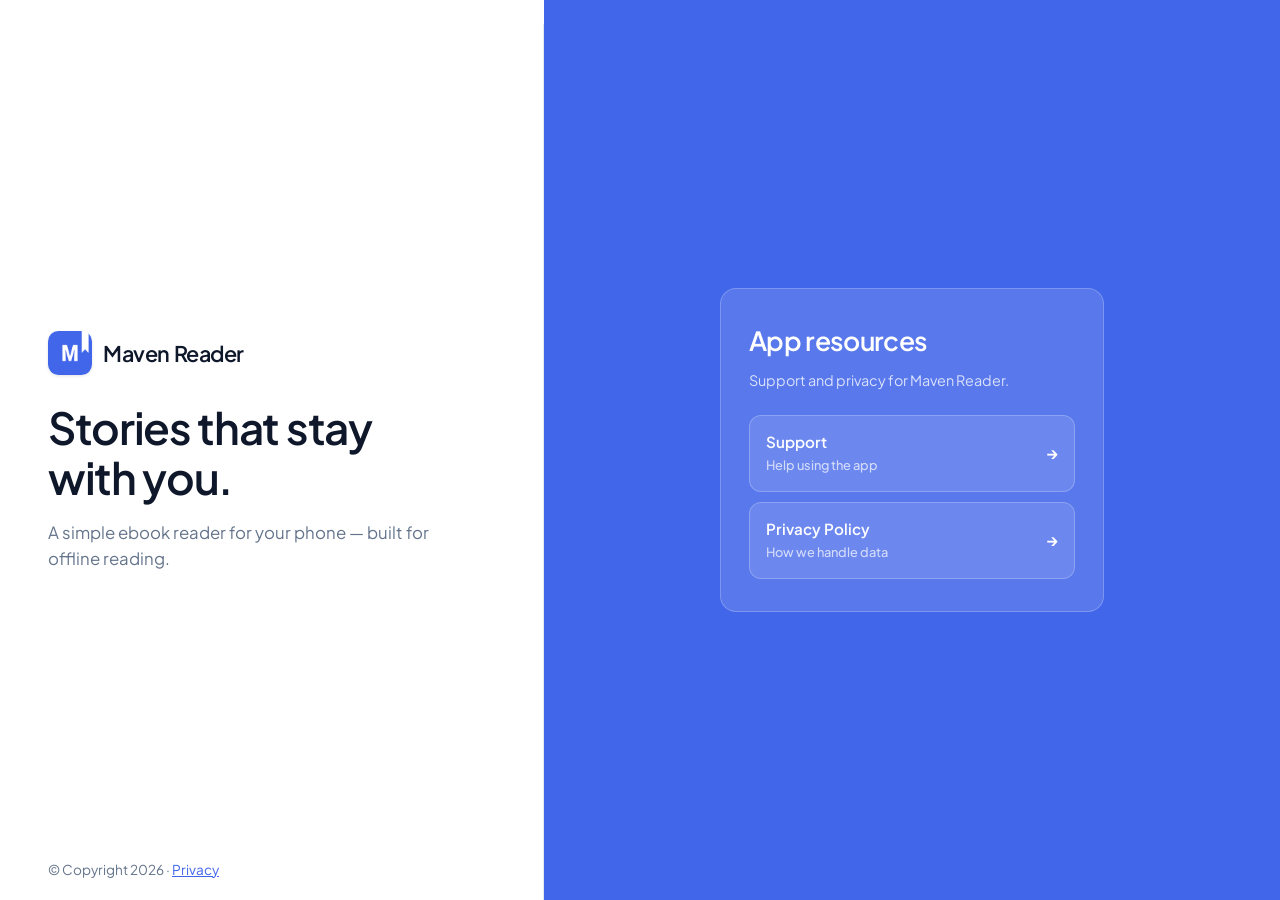
<file: index.html>
<!DOCTYPE html>
<html lang="en">
  <head>
    <meta charset="utf-8" />
    <meta name="viewport" content="width=device-width, initial-scale=1" />
    <meta name="theme-color" content="#4166ea" />
    <title>Maven Reader</title>
    <meta
      name="description"
      content="Maven Reader — a simple ebook reader for PDFs and EPUBs, built for offline reading."
    />
    <link rel="icon" type="image/png" href="./assets/favicon.png" />
    <link rel="apple-touch-icon" href="./assets/app-icon.png" />
    <link rel="preconnect" href="https://fonts.googleapis.com" />
    <link rel="preconnect" href="https://fonts.gstatic.com" crossorigin />
    <link
      href="https://fonts.googleapis.com/css2?family=Plus+Jakarta+Sans:wght@500;600;700&display=swap"
      rel="stylesheet"
    />
    <link rel="stylesheet" href="styles.css" />
  </head>
  <body class="is-landing">
    <main class="landing">
      <section class="landing-panel" aria-label="Maven Reader">
        <div class="landing-panel-inner">
          <a class="brand-lockup" href="./" aria-label="Maven Reader home">
            <img
              class="brand-mark"
              src="./assets/app-icon.png"
              width="44"
              height="44"
              alt=""
            />
            <span>Maven Reader</span>
          </a>

          <h1 class="landing-headline">
            Stories that stay<br />
            with you.
          </h1>
          <p class="landing-lead">
            A simple ebook reader for your phone — built for offline
            reading.
          </p>
        </div>

        <p class="landing-foot">
          © <span id="y"></span> ·
          <a href="./privacy.html">Privacy</a>
        </p>
      </section>

      <aside class="landing-aside" aria-label="App resources">
        <div class="landing-aside-card">
          <h2>App resources</h2>
          <p>Support and privacy for Maven Reader.</p>
          <ul class="aside-links">
            <li>
              <a href="./maven-reader/">
                <span class="aside-copy">
                  <span class="aside-title">Support</span>
                  <span class="meta">Help using the app</span>
                </span>
                <span class="chev" aria-hidden="true">→</span>
              </a>
            </li>
            <li>
              <a href="./privacy.html">
                <span class="aside-copy">
                  <span class="aside-title">Privacy Policy</span>
                  <span class="meta">How we handle data</span>
                </span>
                <span class="chev" aria-hidden="true">→</span>
              </a>
            </li>
          </ul>
        </div>
      </aside>
    </main>
    <script>
      document.getElementById("y").textContent =
        "Copyright " + new Date().getFullYear();
    </script>
  </body>
</html>
</file>
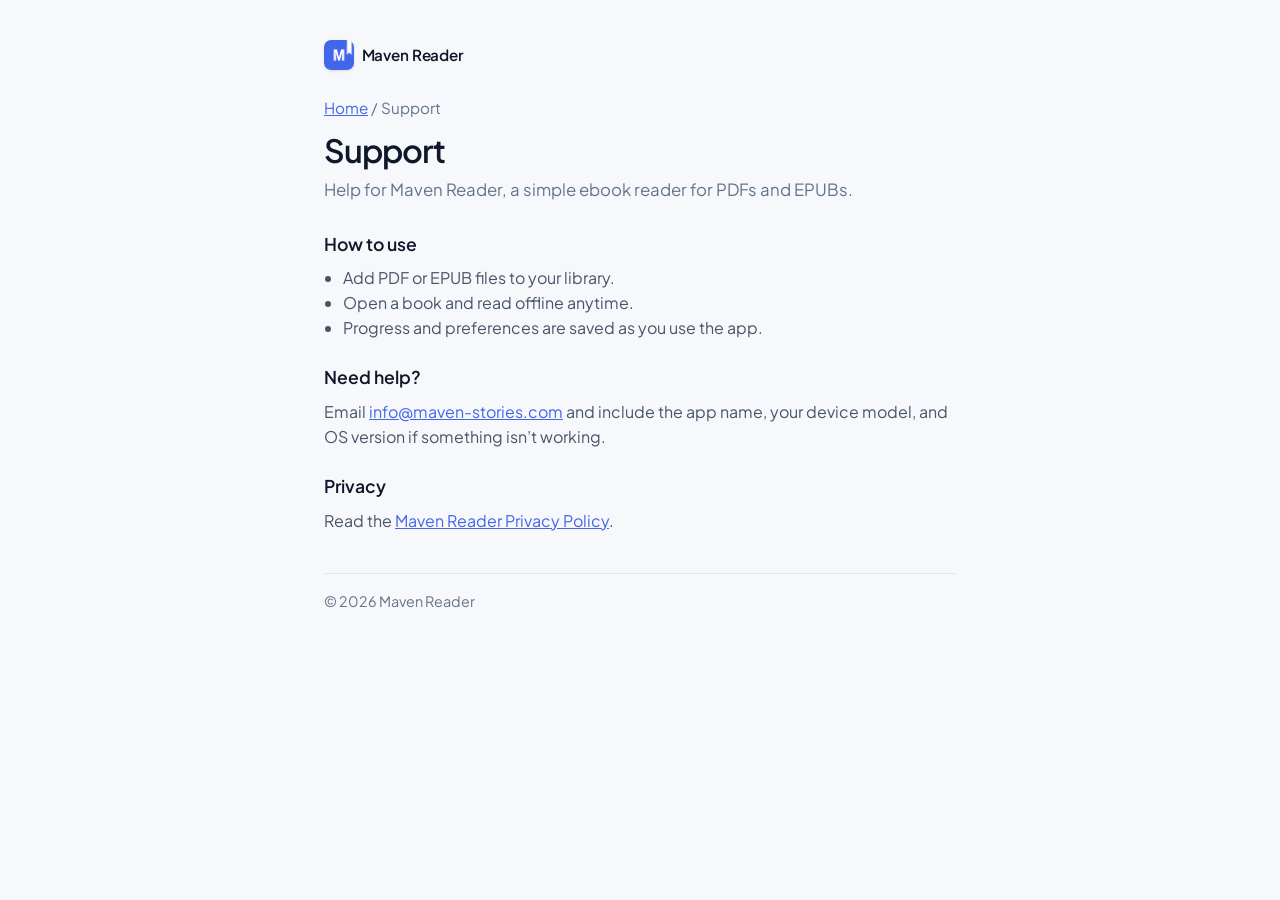
<file: maven-reader/index.html>
<!DOCTYPE html>
<html lang="en">
  <head>
    <meta charset="utf-8" />
    <meta name="viewport" content="width=device-width, initial-scale=1" />
    <title>Maven Reader — Support</title>
    <meta
      name="description"
      content="Support for Maven Reader, a simple ebook reader for PDFs and EPUBs."
    />
    <meta name="theme-color" content="#4166ea" />
    <link rel="icon" type="image/png" href="../assets/favicon.png" />
    <link rel="apple-touch-icon" href="../assets/app-icon.png" />
    <link rel="preconnect" href="https://fonts.googleapis.com" />
    <link rel="preconnect" href="https://fonts.gstatic.com" crossorigin />
    <link
      href="https://fonts.googleapis.com/css2?family=Plus+Jakarta+Sans:wght@500;600;700&display=swap"
      rel="stylesheet"
    />
    <link rel="stylesheet" href="../styles.css" />
  </head>
  <body>
    <main class="wrap">
      <a class="brand" href="../">
        <img
          class="brand-mark"
          src="../assets/app-icon.png"
          width="30"
          height="30"
          alt=""
        />
        Maven Reader
      </a>
      <nav class="crumbs">
        <a href="../">Home</a> / Support
      </nav>
      <h1>Support</h1>
      <p class="lead">
        Help for Maven Reader, a simple ebook reader for PDFs and EPUBs.
      </p>

      <section>
        <h2>How to use</h2>
        <ul>
          <li>Add PDF or EPUB files to your library.</li>
          <li>Open a book and read offline anytime.</li>
          <li>Progress and preferences are saved as you use the app.</li>
        </ul>
      </section>

      <section>
        <h2>Need help?</h2>
        <p>
          Email
          <a href="mailto:info@maven-stories.com?subject=App%20Support"
            >info@maven-stories.com</a
          >
          and include the app name, your device model, and OS version if
          something isn’t working.
        </p>
      </section>

      <section>
        <h2>Privacy</h2>
        <p>
          Read the
          <a href="../privacy.html">Maven Reader Privacy Policy</a>.
        </p>
      </section>

      <footer>
        © <span id="y"></span> Maven Reader
        <script>
          document.getElementById("y").textContent = new Date().getFullYear();
        </script>
      </footer>
    </main>
  </body>
</html>
</file>
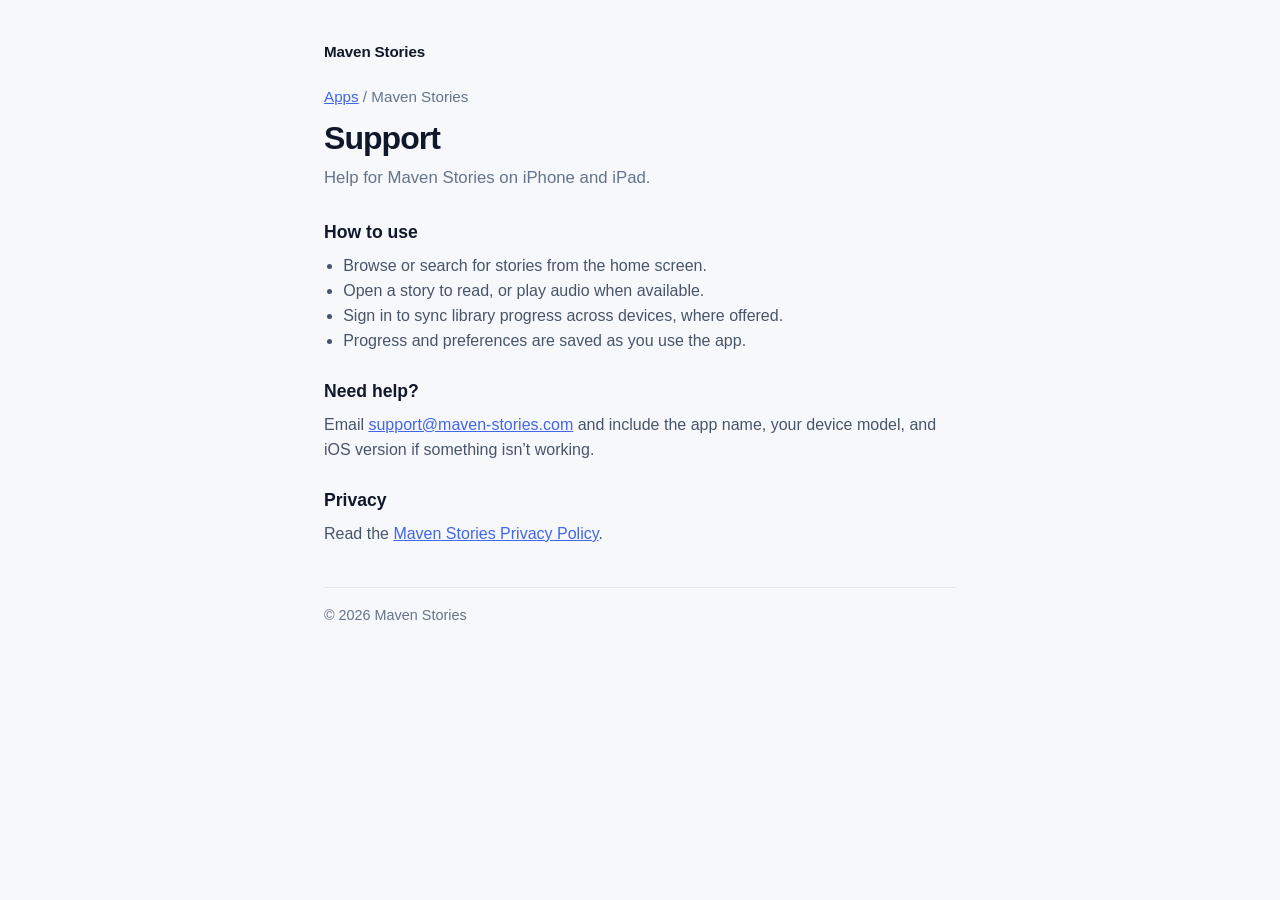
<file: maven-stories/index.html>
<!DOCTYPE html>
<html lang="en">
  <head>
    <meta charset="utf-8" />
    <meta name="viewport" content="width=device-width, initial-scale=1" />
    <title>Maven Stories — Support</title>
    <meta
      name="description"
      content="Support for Maven Stories."
    />
    <link rel="stylesheet" href="../styles.css" />
  </head>
  <body>
    <main class="wrap">
      <a class="brand" href="../">Maven Stories</a>
      <nav class="crumbs">
        <a href="../">Apps</a> / Maven Stories
      </nav>
      <h1>Support</h1>
      <p class="lead">
        Help for Maven Stories on iPhone and iPad.
      </p>

      <section>
        <h2>How to use</h2>
        <ul>
          <li>Browse or search for stories from the home screen.</li>
          <li>Open a story to read, or play audio when available.</li>
          <li>Sign in to sync library progress across devices, where offered.</li>
          <li>Progress and preferences are saved as you use the app.</li>
        </ul>
      </section>

      <section>
        <h2>Need help?</h2>
        <p>
          Email
          <a href="mailto:support@maven-stories.com?subject=App%20Support"
            >support@maven-stories.com</a
          >
          and include the app name, your device model, and iOS version if
          something isn’t working.
        </p>
      </section>

      <section>
        <h2>Privacy</h2>
        <p>
          Read the
          <a href="../privacy.html">Maven Stories Privacy Policy</a>.
        </p>
      </section>

      <footer>
        © <span id="y"></span> Maven Stories
        <script>
          document.getElementById("y").textContent = new Date().getFullYear();
        </script>
      </footer>
    </main>
  </body>
</html>
</file>
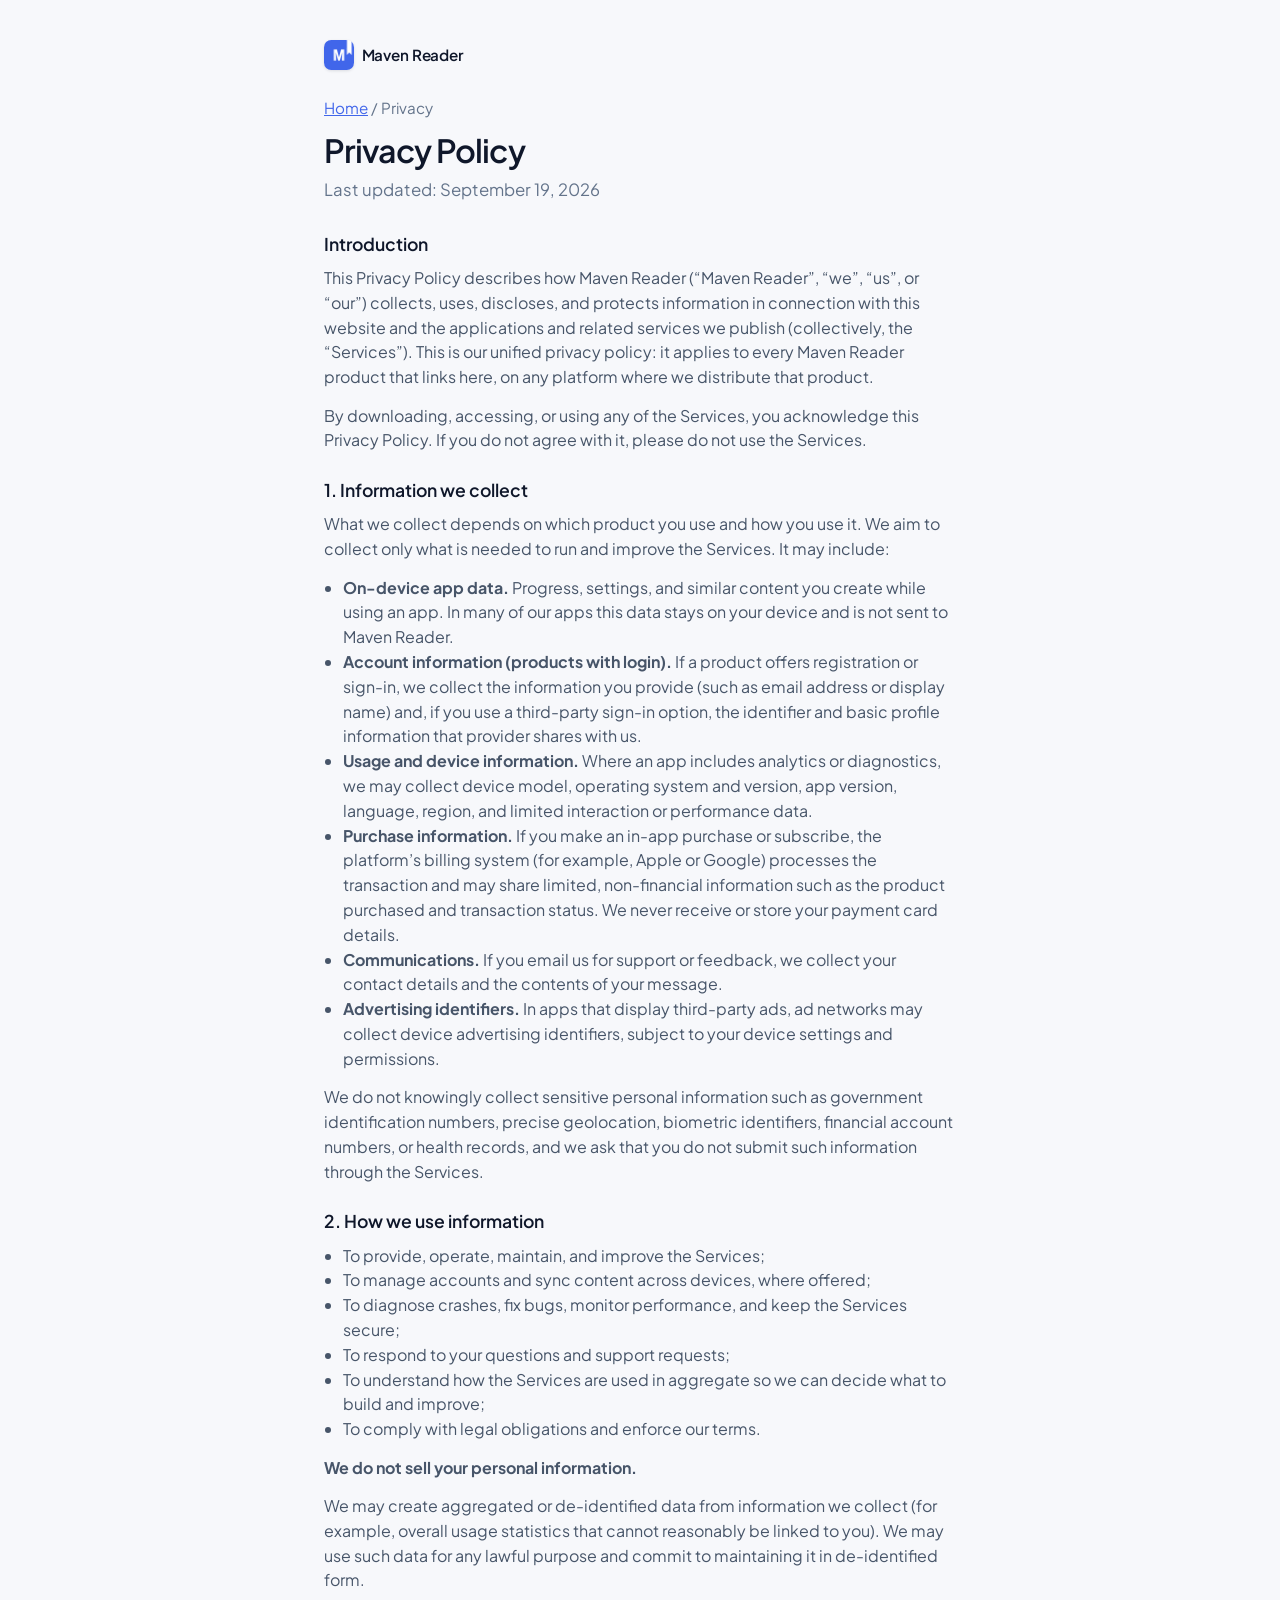
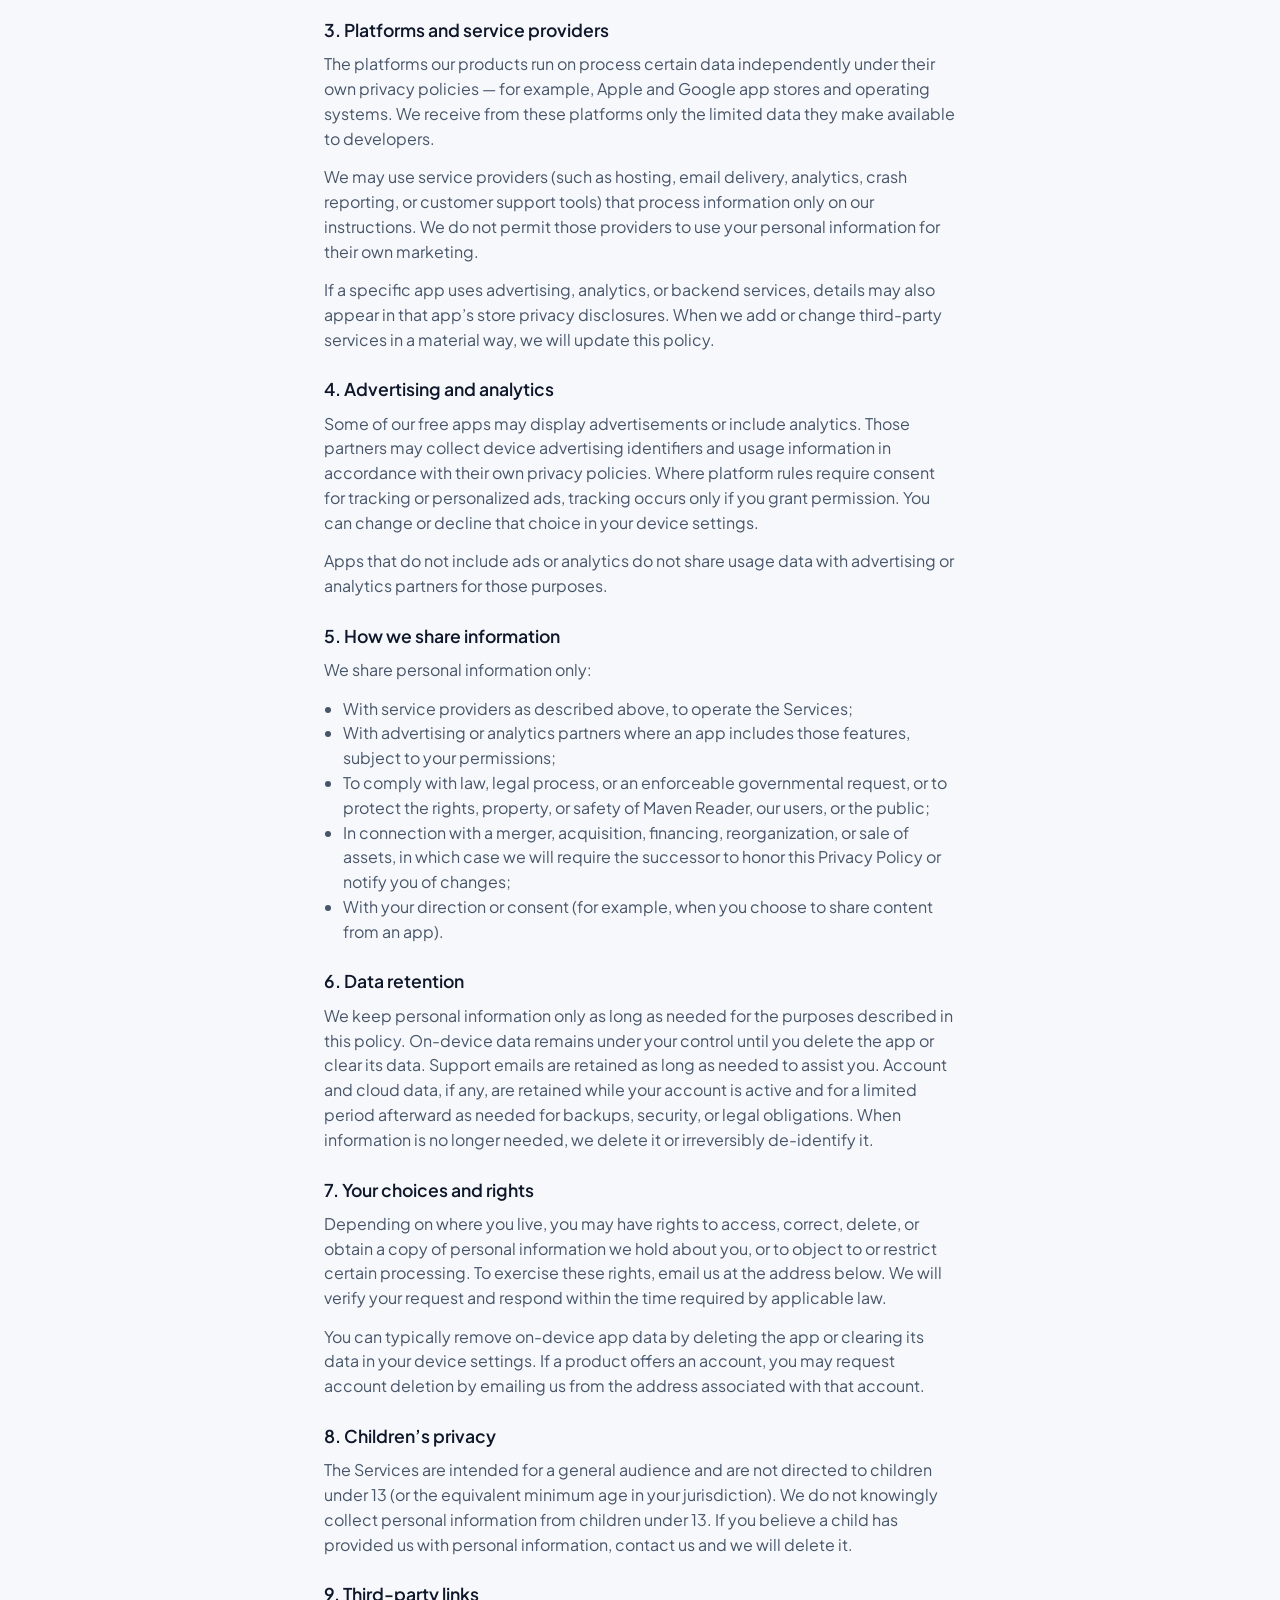
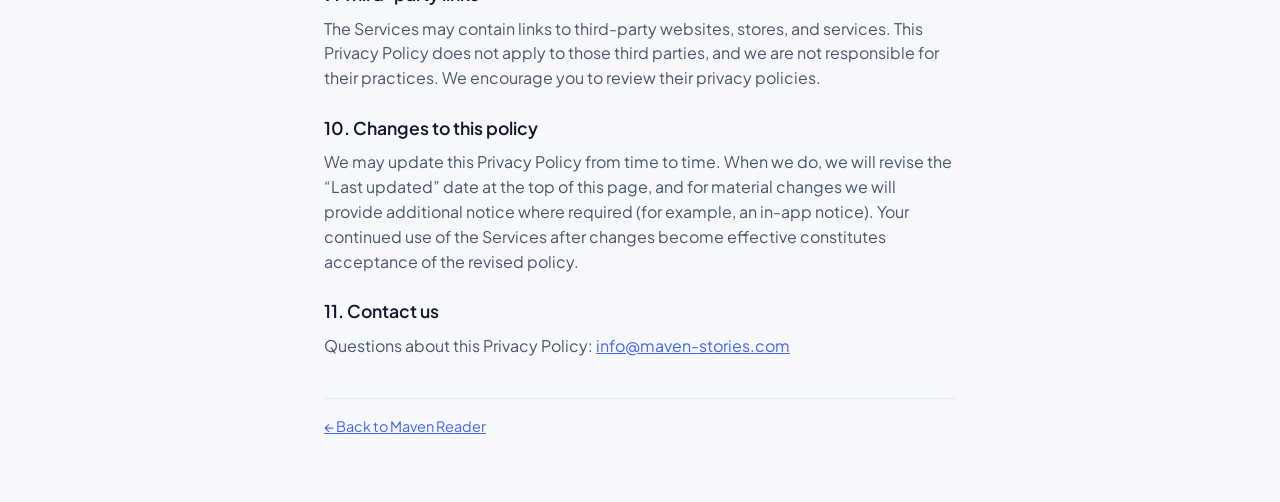
<file: privacy.html>
<!DOCTYPE html>
<html lang="en">
  <head>
    <meta charset="utf-8" />
    <meta name="viewport" content="width=device-width, initial-scale=1" />
    <title>Privacy Policy — Maven Reader</title>
    <meta
      name="description"
      content="Privacy Policy for apps and services published by Maven Reader."
    />
    <meta name="theme-color" content="#4166ea" />
    <link rel="icon" type="image/png" href="./assets/favicon.png" />
    <link rel="apple-touch-icon" href="./assets/app-icon.png" />
    <link rel="preconnect" href="https://fonts.googleapis.com" />
    <link rel="preconnect" href="https://fonts.gstatic.com" crossorigin />
    <link
      href="https://fonts.googleapis.com/css2?family=Plus+Jakarta+Sans:wght@500;600;700&display=swap"
      rel="stylesheet"
    />
    <link rel="stylesheet" href="styles.css" />
  </head>
  <body>
    <main class="wrap">
      <a class="brand" href="./">
        <img
          class="brand-mark"
          src="./assets/app-icon.png"
          width="30"
          height="30"
          alt=""
        />
        Maven Reader
      </a>
      <nav class="crumbs">
        <a href="./">Home</a> / Privacy
      </nav>
      <h1>Privacy Policy</h1>
      <p class="lead">Last updated: September 19, 2026</p>

      <section>
        <h2>Introduction</h2>
        <p>
          This Privacy Policy describes how Maven Reader (“Maven Reader”, “we”, “us”, or
          “our”) collects, uses, discloses, and protects information in
          connection with this website and the applications and related
          services we publish (collectively, the “Services”). This is our
          unified privacy policy: it applies to every Maven Reader product that
          links here, on any platform where we distribute that product.
        </p>
        <p>
          By downloading, accessing, or using any of the Services, you
          acknowledge this Privacy Policy. If you do not agree with it, please
          do not use the Services.
        </p>
      </section>

      <section>
        <h2>1. Information we collect</h2>
        <p>
          What we collect depends on which product you use and how you use it.
          We aim to collect only what is needed to run and improve the
          Services. It may include:
        </p>
        <ul>
          <li>
            <strong>On-device app data.</strong> Progress, settings, and similar
            content you create while using an app. In many of our apps this
            data stays on your device and is not sent to Maven Reader.
          </li>
          <li>
            <strong>Account information (products with login).</strong> If a
            product offers registration or sign-in, we collect the information
            you provide (such as email address or display name) and, if you use
            a third-party sign-in option, the identifier and basic profile
            information that provider shares with us.
          </li>
          <li>
            <strong>Usage and device information.</strong> Where an app includes
            analytics or diagnostics, we may collect device model, operating
            system and version, app version, language, region, and limited
            interaction or performance data.
          </li>
          <li>
            <strong>Purchase information.</strong> If you make an in-app
            purchase or subscribe, the platform’s billing system (for example,
            Apple or Google) processes the transaction and may share limited,
            non-financial information such as the product purchased and
            transaction status. We never receive or store your payment card
            details.
          </li>
          <li>
            <strong>Communications.</strong> If you email us for support or
            feedback, we collect your contact details and the contents of your
            message.
          </li>
          <li>
            <strong>Advertising identifiers.</strong> In apps that display
            third-party ads, ad networks may collect device advertising
            identifiers, subject to your device settings and permissions.
          </li>
        </ul>
        <p>
          We do not knowingly collect sensitive personal information such as
          government identification numbers, precise geolocation, biometric
          identifiers, financial account numbers, or health records, and we ask
          that you do not submit such information through the Services.
        </p>
      </section>

      <section>
        <h2>2. How we use information</h2>
        <ul>
          <li>To provide, operate, maintain, and improve the Services;</li>
          <li>To manage accounts and sync content across devices, where offered;</li>
          <li>To diagnose crashes, fix bugs, monitor performance, and keep the Services secure;</li>
          <li>To respond to your questions and support requests;</li>
          <li>To understand how the Services are used in aggregate so we can decide what to build and improve;</li>
          <li>To comply with legal obligations and enforce our terms.</li>
        </ul>
        <p>
          <strong>We do not sell your personal information.</strong>
        </p>
        <p>
          We may create aggregated or de-identified data from information we
          collect (for example, overall usage statistics that cannot reasonably
          be linked to you). We may use such data for any lawful purpose and
          commit to maintaining it in de-identified form.
        </p>
      </section>

      <section>
        <h2>3. Platforms and service providers</h2>
        <p>
          The platforms our products run on process certain data independently
          under their own privacy policies — for example, Apple and Google app
          stores and operating systems. We receive from these platforms only
          the limited data they make available to developers.
        </p>
        <p>
          We may use service providers (such as hosting, email delivery,
          analytics, crash reporting, or customer support tools) that process
          information only on our instructions. We do not permit those
          providers to use your personal information for their own marketing.
        </p>
        <p>
          If a specific app uses advertising, analytics, or backend services,
          details may also appear in that app’s store privacy disclosures.
          When we add or change third-party services in a material way, we will
          update this policy.
        </p>
      </section>

      <section>
        <h2>4. Advertising and analytics</h2>
        <p>
          Some of our free apps may display advertisements or include analytics.
          Those partners may collect device advertising identifiers and usage
          information in accordance with their own privacy policies. Where
          platform rules require consent for tracking or personalized ads,
          tracking occurs only if you grant permission. You can change or
          decline that choice in your device settings.
        </p>
        <p>
          Apps that do not include ads or analytics do not share usage data
          with advertising or analytics partners for those purposes.
        </p>
      </section>

      <section>
        <h2>5. How we share information</h2>
        <p>We share personal information only:</p>
        <ul>
          <li>With service providers as described above, to operate the Services;</li>
          <li>With advertising or analytics partners where an app includes those features, subject to your permissions;</li>
          <li>To comply with law, legal process, or an enforceable governmental request, or to protect the rights, property, or safety of Maven Reader, our users, or the public;</li>
          <li>In connection with a merger, acquisition, financing, reorganization, or sale of assets, in which case we will require the successor to honor this Privacy Policy or notify you of changes;</li>
          <li>With your direction or consent (for example, when you choose to share content from an app).</li>
        </ul>
      </section>

      <section>
        <h2>6. Data retention</h2>
        <p>
          We keep personal information only as long as needed for the purposes
          described in this policy. On-device data remains under your control
          until you delete the app or clear its data. Support emails are
          retained as long as needed to assist you. Account and cloud data, if
          any, are retained while your account is active and for a limited
          period afterward as needed for backups, security, or legal
          obligations. When information is no longer needed, we delete it or
          irreversibly de-identify it.
        </p>
      </section>

      <section>
        <h2>7. Your choices and rights</h2>
        <p>
          Depending on where you live, you may have rights to access, correct,
          delete, or obtain a copy of personal information we hold about you,
          or to object to or restrict certain processing. To exercise these
          rights, email us at the address below. We will verify your request
          and respond within the time required by applicable law.
        </p>
        <p>
          You can typically remove on-device app data by deleting the app or
          clearing its data in your device settings. If a product offers an
          account, you may request account deletion by emailing us from the
          address associated with that account.
        </p>
      </section>

      <section>
        <h2>8. Children’s privacy</h2>
        <p>
          The Services are intended for a general audience and are not directed
          to children under 13 (or the equivalent minimum age in your
          jurisdiction). We do not knowingly collect personal information from
          children under 13. If you believe a child has provided us with
          personal information, contact us and we will delete it.
        </p>
      </section>

      <section>
        <h2>9. Third-party links</h2>
        <p>
          The Services may contain links to third-party websites, stores, and
          services. This Privacy Policy does not apply to those third parties,
          and we are not responsible for their practices. We encourage you to
          review their privacy policies.
        </p>
      </section>

      <section>
        <h2>10. Changes to this policy</h2>
        <p>
          We may update this Privacy Policy from time to time. When we do, we
          will revise the “Last updated” date at the top of this page, and for
          material changes we will provide additional notice where required
          (for example, an in-app notice). Your continued use of the Services
          after changes become effective constitutes acceptance of the revised
          policy.
        </p>
      </section>

      <section>
        <h2>11. Contact us</h2>
        <p>
          Questions about this Privacy Policy:
          <a href="mailto:info@maven-stories.com?subject=Privacy%20Policy"
            >info@maven-stories.com</a
          >
        </p>
      </section>

      <footer>
        <a href="./">← Back to Maven Reader</a>
      </footer>
    </main>
  </body>
</html>
</file>
<file: styles.css>
:root {
  --ms-bg: #f8fafc;
  --ms-bg-auth: #f7f8fb;
  --ms-border: #e2e8f0;
  --ms-brand: #4166ea;
  --ms-brand-hover: #3454c4;
  --ms-brand-ink: #183278;
  --ms-brand-panel: #4166ea;
  --ms-brand-ring: #4166ea40;
  --ms-shadow-card: 0 18px 45px #0206171f;
  --ms-surface: #fff;
  --ms-surface-muted: #f1f5f9;
  --ms-text: #0f172a;
  --ms-text-faint: #94a3b8;
  --ms-text-inverse: #fff;
  --ms-text-muted: #64748b;
  --ms-text-secondary: #475569;
  --font: "Plus Jakarta Sans", "Segoe UI", sans-serif;
  --max: 42rem;
}

* {
  box-sizing: border-box;
}

html,
body {
  margin: 0;
  padding: 0;
  background: var(--ms-bg-auth);
  color: var(--ms-text);
  font-family: var(--font);
  line-height: 1.55;
  -webkit-font-smoothing: antialiased;
}

body {
  min-height: 100vh;
}

/* Landing: pin to viewport edges — no gaps, no page scroll */
html:has(body.is-landing),
body.is-landing {
  height: 100%;
  overflow: hidden;
  background: var(--ms-surface);
}

body.is-landing {
  min-height: 0;
  position: fixed;
  inset: 0;
  width: 100%;
}

a {
  color: var(--ms-brand);
}

a:hover {
  text-decoration: underline;
}

/* —— Landing —— */

.landing {
  position: absolute;
  inset: 0;
  display: grid;
  grid-template-columns: 1fr;
  grid-template-rows: 1fr;
  overflow: hidden;
}

.landing-panel {
  display: flex;
  flex-direction: column;
  justify-content: space-between;
  gap: 1.5rem;
  background: var(--ms-surface);
  color: var(--ms-text);
  padding: 2rem 1.5rem 1.5rem;
  position: relative;
  overflow: hidden;
  min-height: 0;
  height: 100%;
}

.landing-panel-inner {
  position: relative;
  z-index: 1;
  max-width: 28rem;
  margin: 0 auto;
  width: 100%;
  flex: 1;
  min-height: 0;
  display: flex;
  flex-direction: column;
  justify-content: center;
}

.brand-lockup {
  display: inline-flex;
  align-items: center;
  gap: 0.7rem;
  text-decoration: none;
  color: inherit;
  font-weight: 600;
  font-size: 1.35rem;
  letter-spacing: -0.02em;
  opacity: 0;
  animation: rise 0.7s ease forwards 0.1s;
}

.brand-lockup:hover {
  text-decoration: none;
  color: inherit;
}

.brand-mark {
  display: block;
  width: 2.75rem;
  height: 2.75rem;
  border-radius: 0.65rem;
  object-fit: cover;
  flex-shrink: 0;
  box-shadow: 0 1px 3px rgba(15, 23, 42, 0.12);
}

.brand .brand-mark {
  width: 1.85rem;
  height: 1.85rem;
  border-radius: 0.45rem;
}

.landing-headline {
  margin: 1.75rem 0 0;
  font-size: clamp(2rem, 5vw, 2.75rem);
  font-weight: 600;
  line-height: 1.12;
  letter-spacing: -0.03em;
  color: var(--ms-text);
  opacity: 0;
  animation: rise 0.75s ease forwards 0.25s;
}

.landing-lead {
  margin: 1.1rem 0 0;
  max-width: 26rem;
  font-size: 1.05rem;
  line-height: 1.55;
  color: var(--ms-text-muted);
  opacity: 0;
  animation: rise 0.75s ease forwards 0.4s;
}

.landing-actions {
  display: flex;
  flex-wrap: wrap;
  gap: 0.75rem;
  margin-top: 1.5rem;
  opacity: 0;
  animation: rise 0.75s ease forwards 0.55s;
}

.btn {
  display: inline-flex;
  align-items: center;
  justify-content: center;
  height: 2.75rem;
  padding: 0 1.25rem;
  border-radius: 0.75rem;
  font-family: inherit;
  font-size: 0.975rem;
  font-weight: 600;
  text-decoration: none;
  border: 1px solid transparent;
  cursor: pointer;
  transition: background 0.15s ease, border-color 0.15s ease, color 0.15s ease,
    transform 0.15s ease;
}

.btn:hover {
  text-decoration: none;
}

.btn:active {
  transform: translateY(1px);
}

.btn-primary {
  background: var(--ms-brand);
  color: var(--ms-text-inverse);
}

.btn-primary:hover {
  background: var(--ms-brand-hover);
  color: var(--ms-text-inverse);
}

.btn-ghost {
  background: transparent;
  border-color: var(--ms-border);
  color: var(--ms-text);
}

.btn-ghost:hover {
  border-color: color-mix(in srgb, var(--ms-brand) 35%, var(--ms-border));
  color: var(--ms-brand);
  background: var(--ms-surface-muted);
}

.landing-aside {
  display: none;
  background: var(--ms-brand-panel);
  color: var(--ms-text-inverse);
  padding: 2.5rem 2rem;
  align-items: center;
  justify-content: center;
  min-height: 0;
  height: 100%;
  overflow: hidden;
}

.landing-aside-card {
  width: 100%;
  max-width: 24rem;
  background: rgba(255, 255, 255, 0.12);
  border: 1px solid rgba(255, 255, 255, 0.22);
  border-radius: 1rem;
  padding: 2rem 1.75rem;
  box-shadow: none;
  opacity: 0;
  animation: rise 0.8s ease forwards 0.35s;
}

.landing-aside-card h2 {
  margin: 0;
  font-size: 1.65rem;
  font-weight: 600;
  letter-spacing: -0.025em;
  color: var(--ms-text-inverse);
}

.landing-aside-card > p {
  margin: 0.4rem 0 0;
  font-size: 0.9rem;
  color: rgba(255, 255, 255, 0.78);
}

.aside-links {
  list-style: none;
  margin: 1.5rem 0 0;
  padding: 0;
  display: flex;
  flex-direction: column;
  gap: 0.65rem;
}

.aside-links a {
  display: flex;
  align-items: center;
  justify-content: space-between;
  gap: 1rem;
  padding: 0.9rem 1rem;
  border-radius: 0.75rem;
  border: 1px solid rgba(255, 255, 255, 0.22);
  background: rgba(255, 255, 255, 0.12);
  text-decoration: none;
  color: var(--ms-text-inverse);
  transition: border-color 0.15s ease, background 0.15s ease;
}

.aside-links a:hover {
  border-color: rgba(255, 255, 255, 0.45);
  background: rgba(255, 255, 255, 0.2);
  text-decoration: none;
}

.aside-copy {
  display: flex;
  flex-direction: column;
  gap: 0.15rem;
}

.aside-title {
  font-weight: 600;
  font-size: 0.95rem;
}

.aside-links .meta {
  font-weight: 500;
  font-size: 0.8rem;
  color: rgba(255, 255, 255, 0.7);
}

.aside-links .chev {
  color: var(--ms-text-inverse);
  font-weight: 700;
}

.landing-foot {
  position: relative;
  z-index: 1;
  margin: 0;
  flex-shrink: 0;
  font-size: 0.85rem;
  color: var(--ms-text-muted);
}

.landing-foot a {
  color: var(--ms-brand);
}

@keyframes rise {
  from {
    opacity: 0;
    transform: translateY(12px);
  }
  to {
    opacity: 1;
    transform: translateY(0);
  }
}

@media (min-width: 900px) {
  .landing {
    grid-template-columns: 0.85fr 1.15fr;
  }

  .landing-panel {
    padding: 2.75rem 3rem;
    border-right: 1px solid var(--ms-border);
  }

  .landing-panel-inner {
    margin: 0;
    max-width: 26rem;
  }

  .landing-aside {
    display: flex;
  }
}

@media (prefers-reduced-motion: reduce) {
  .brand-lockup,
  .landing-headline,
  .landing-lead,
  .landing-actions,
  .landing-aside-card {
    animation: none;
    opacity: 1;
  }
}

/* —— Content pages (support / privacy) —— */

.wrap {
  max-width: var(--max);
  margin: 0 auto;
  padding: 2.5rem 1.25rem 4rem;
}

.brand {
  display: inline-flex;
  align-items: center;
  gap: 0.5rem;
  margin: 0;
  font-size: 0.95rem;
  font-weight: 600;
  letter-spacing: -0.01em;
  color: var(--ms-text);
  text-decoration: none;
}

.brand:hover {
  text-decoration: none;
  color: var(--ms-brand);
}

.app-list {
  list-style: none;
  padding: 0;
  margin: 0;
}

.app-list li {
  border-top: 1px solid var(--ms-border);
}

.app-list a {
  display: block;
  padding: 1rem 0;
  text-decoration: none;
  color: inherit;
}

.app-list a:hover .app-name {
  color: var(--ms-brand);
  text-decoration: underline;
}

.app-name {
  display: block;
  font-size: 1.1rem;
  font-weight: 600;
}

.app-desc {
  display: block;
  margin-top: 0.25rem;
  color: var(--ms-text-muted);
  font-size: 0.95rem;
}

h1 {
  margin: 0.75rem 0 0.5rem;
  font-size: 2rem;
  font-weight: 600;
  letter-spacing: -0.03em;
  line-height: 1.15;
}

.lead {
  margin: 0 0 1.75rem;
  color: var(--ms-text-muted);
  font-size: 1.05rem;
}

nav.crumbs {
  margin: 1.25rem 0 0;
  font-size: 0.95rem;
  color: var(--ms-text-muted);
}

section {
  margin: 1.5rem 0;
}

section h2 {
  font-size: 1.1rem;
  font-weight: 600;
  margin: 0 0 0.5rem;
}

section p,
section ul {
  margin: 0 0 0.85rem;
  color: var(--ms-text-secondary);
}

section ul {
  padding-left: 1.2rem;
}

footer {
  margin-top: 2.5rem;
  padding-top: 1rem;
  border-top: 1px solid var(--ms-border);
  color: var(--ms-text-muted);
  font-size: 0.9rem;
}
</file>
